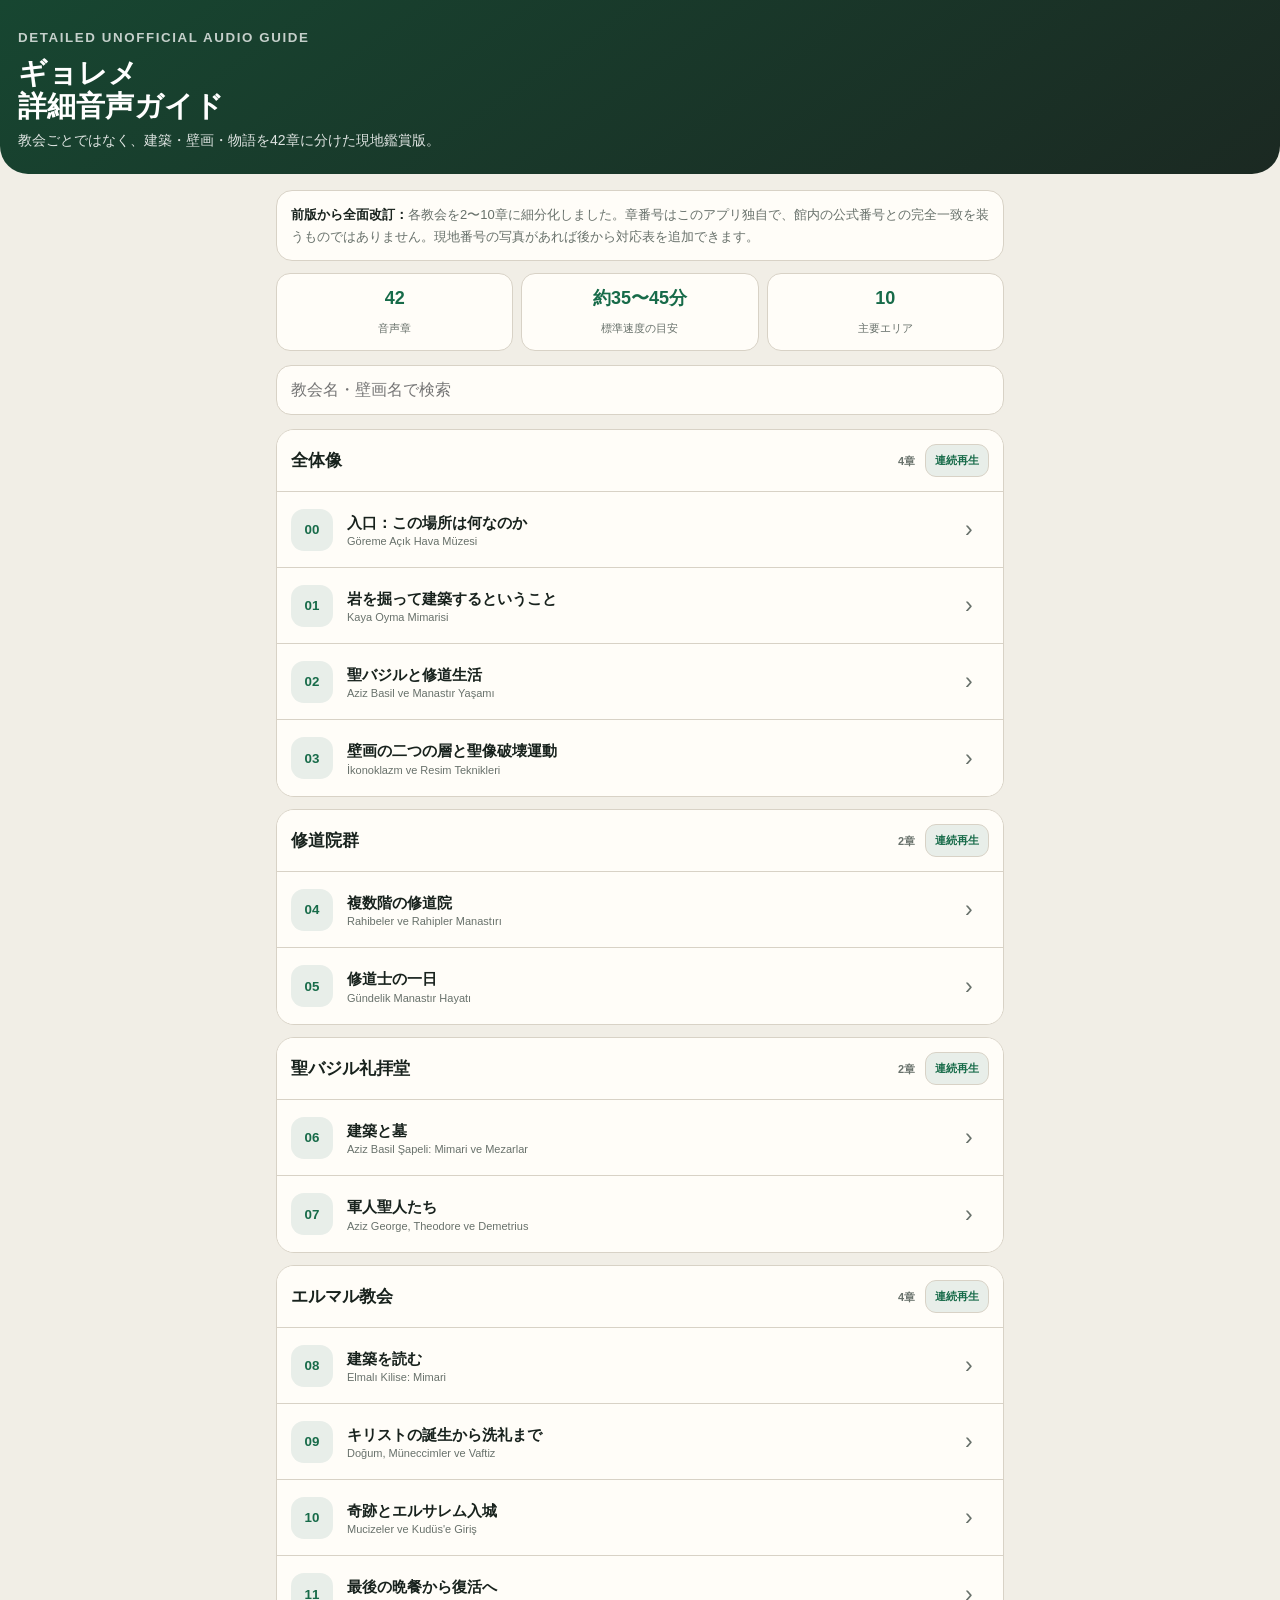
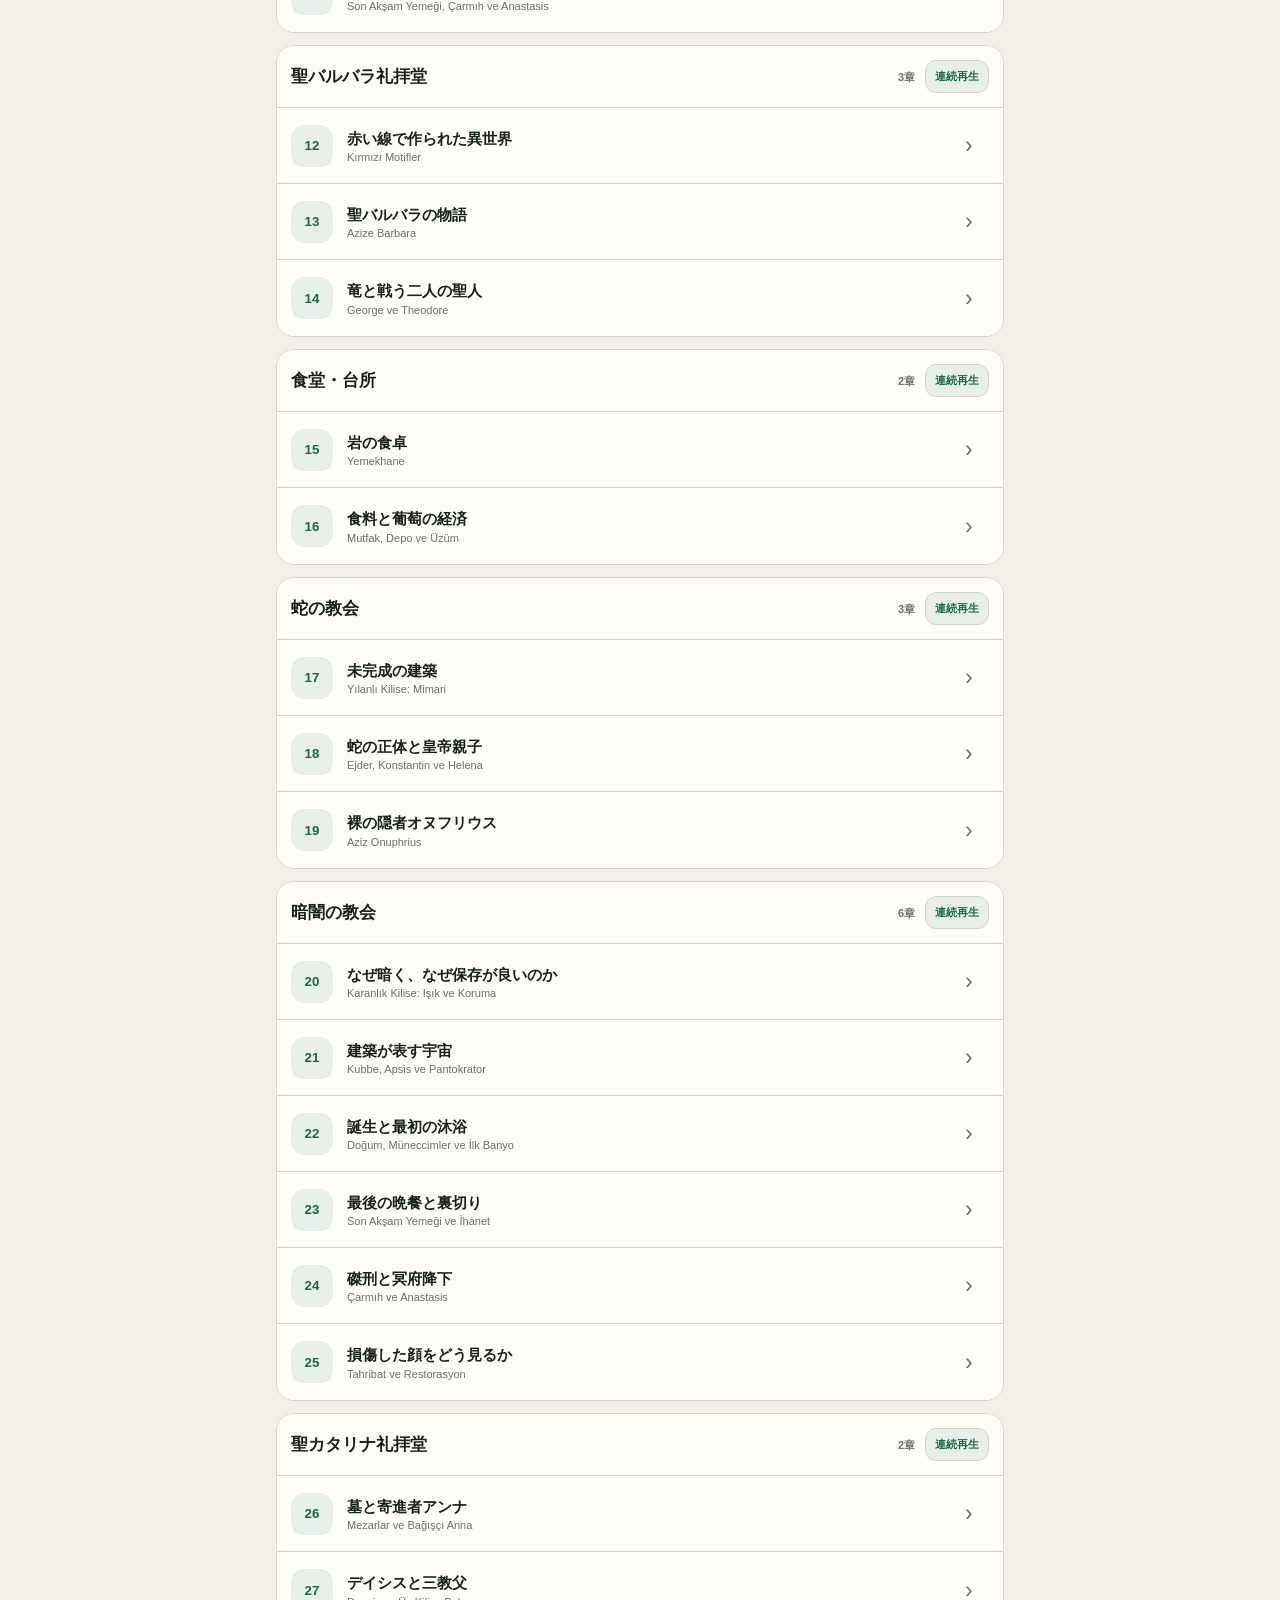
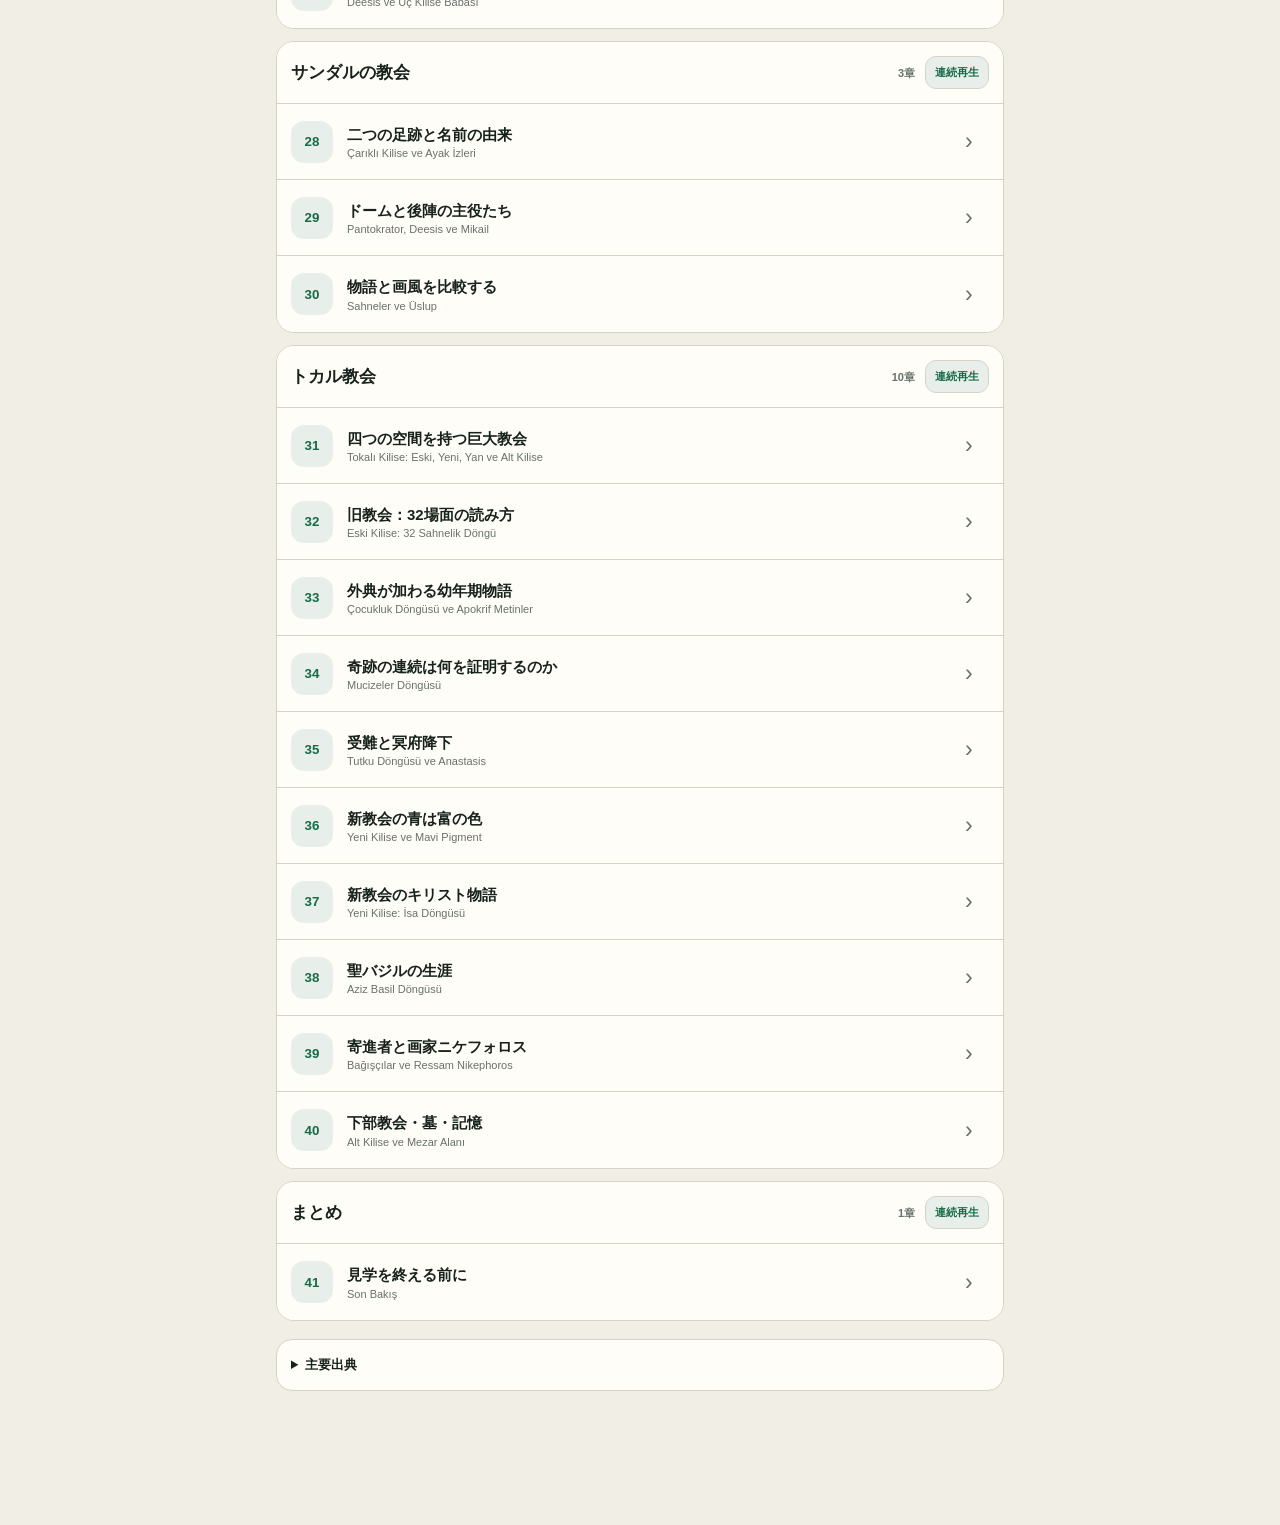
<file: goreme-v2/index.html>
<!doctype html><html lang="ja"><head><meta charset="utf-8"><meta name="viewport" content="width=device-width,initial-scale=1,viewport-fit=cover"><meta name="theme-color" content="#183c2e"><title>ギョレメ詳細音声ガイド</title><link rel="stylesheet" href="style.css"></head><body><header><small>DETAILED UNOFFICIAL AUDIO GUIDE</small><h1>ギョレメ<br>詳細音声ガイド</h1><p>教会ごとではなく、建築・壁画・物語を42章に分けた現地鑑賞版。</p></header><main><div class="note"><b>前版から全面改訂：</b>各教会を2〜10章に細分化しました。章番号はこのアプリ独自で、館内の公式番号との完全一致を装うものではありません。現地番号の写真があれば後から対応表を追加できます。</div><div class="stats"><div class="stat"><strong>42</strong><span>音声章</span></div><div class="stat"><strong>約35〜45分</strong><span>標準速度の目安</span></div><div class="stat"><strong>10</strong><span>主要エリア</span></div></div><input id="q" placeholder="教会名・壁画名で検索"><div id="list"></div><details class="sources"><summary>主要出典</summary><ul><li>トルコ文化観光省・Türkiye Kültür Portalı（各教会の建築・図像）</li><li>UNESCO World Heritage Centre（Göreme National Park and the Rock Sites of Cappadocia）</li><li>Ann Wharton Epstein, <i>Tokalı Kilise</i></li><li>Lyn Rodley, <i>Cave Monasteries of Byzantine Cappadocia</i></li></ul><p>俗説は断定せず、年代・寄進者・図像の同定には不確実性を明記しています。</p></details></main><dialog id="dlg"><div class="bar"></div><div class="head"><div class="num" id="dn"></div><div><h2 id="dt"></h2><div class="sub" id="ds"></div></div><button class="x" id="close">×</button></div><div class="look"><b>👀 いま見る場所</b><div id="dl"></div></div><button class="play" id="play">▶ この章を再生</button><div class="txt" id="text"></div></dialog><div id="player"><div class="row"><button class="pb" id="prev">‹</button><button class="pb main" id="pause">⏸</button><button class="pb" id="stop">■</button><div class="info"><strong id="pt"></strong><span id="ps"></span></div><button class="pb" id="next">›</button></div><div class="prog"><i id="pg"></i></div><div class="rates"><button class="rate" data-r=".85">0.85</button><button class="rate on" data-r="1">1.0</button><button class="rate" data-r="1.15">1.15</button><button class="rate" data-r="1.3">1.3</button><button class="rate" data-r="1.5">1.5</button></div></div><script src="data1.js"></script><script src="data2.js"></script><script src="data3.js"></script><script src="data4.js"></script><script src="app.js"></script></body></html>
</file>
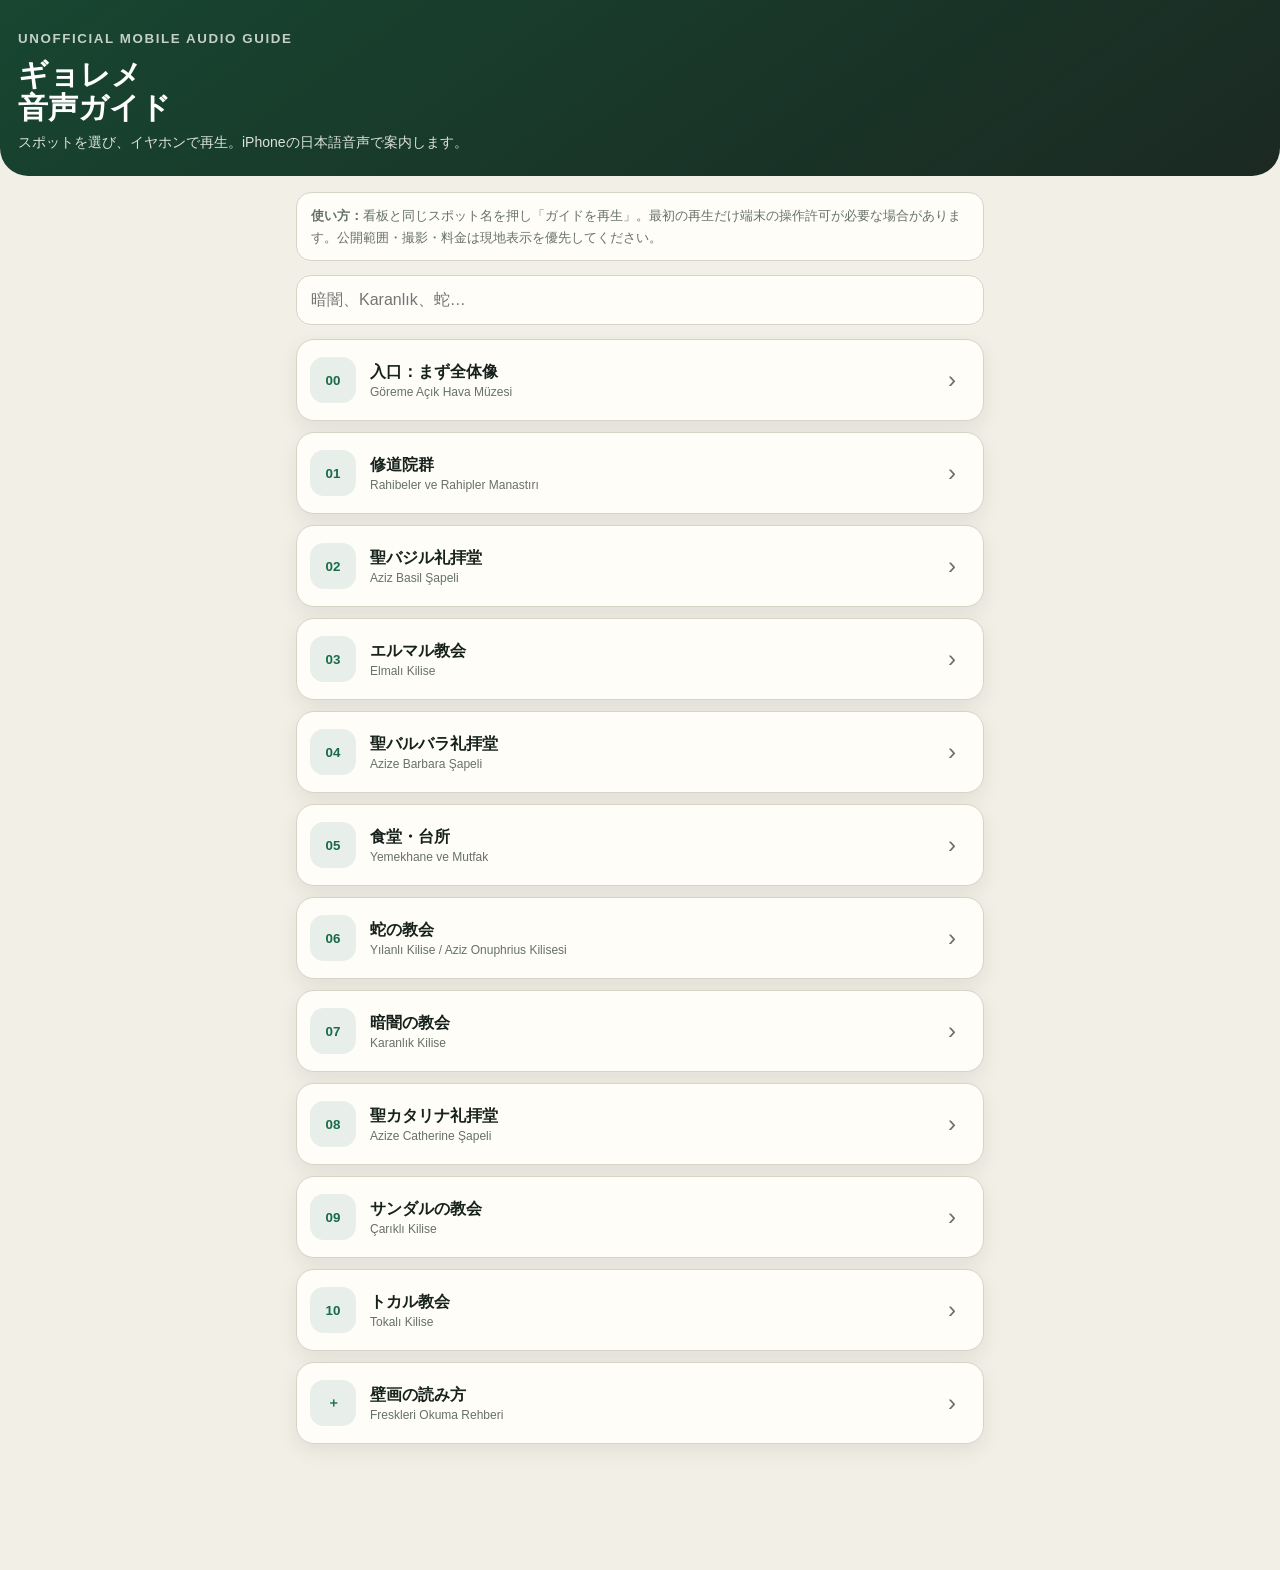
<file: goreme-audio-guide.html>
<!doctype html><html lang=ja><meta charset=utf-8><meta name=viewport content="width=device-width,initial-scale=1,viewport-fit=cover"><meta name=theme-color content=#183c2e><title>ギョレメ音声ガイド</title><style>
*{box-sizing:border-box}:root{--bg:#f2efe7;--c:#fffdf8;--i:#17221c;--m:#667169;--g:#176b49;--l:#d8d3c7}body{margin:0;background:var(--bg);color:var(--i);font-family:-apple-system,BlinkMacSystemFont,"Hiragino Sans","Yu Gothic",sans-serif;line-height:1.65;padding-bottom:110px}header{padding:calc(25px + env(safe-area-inset-top)) 18px 22px;background:linear-gradient(145deg,#174631,#1b2922);color:#fff;border-radius:0 0 28px 28px}header small{letter-spacing:.12em;font-weight:800;opacity:.75}h1{font-size:30px;line-height:1.1;margin:7px 0}header p{font-size:14px;opacity:.85;margin:0}main{max-width:720px;margin:auto;padding:16px}.note{background:var(--c);border:1px solid var(--l);border-radius:15px;padding:12px 14px;font-size:13px;color:var(--m)}#q{width:100%;height:50px;border:1px solid var(--l);border-radius:15px;background:var(--c);font-size:16px;padding:0 14px;margin:14px 0}#list{display:grid;gap:11px}.s{display:grid;grid-template-columns:49px 1fr 22px;gap:11px;align-items:center;width:100%;min-height:82px;padding:13px;border:1px solid var(--l);border-radius:18px;background:var(--c);text-align:left;color:var(--i);box-shadow:0 7px 20px #14231b14}.s:active{transform:scale(.99)}.num{width:46px;height:46px;border-radius:14px;display:grid;place-items:center;background:#e8eee9;color:var(--g);font-weight:900}.st{font-size:16px;font-weight:850;line-height:1.25}.tr{font-size:12px;color:var(--m);margin-top:3px}.ar{font-size:24px;color:var(--m)}dialog{width:min(720px,100%);max-height:91vh;margin:auto 0 0;border:0;border-radius:25px 25px 0 0;background:var(--c);color:var(--i);padding:10px 18px calc(28px + env(safe-area-inset-bottom));overflow:auto}dialog::backdrop{background:#0008}.bar{width:44px;height:5px;background:var(--l);border-radius:9px;margin:0 auto 13px}.head{display:flex;gap:11px;align-items:start}.head h2{font-size:23px;line-height:1.25;margin:1px 0}.sub{font-size:13px;color:var(--m)}.x{margin-left:auto;width:44px;height:44px;border:1px solid var(--l);border-radius:13px;background:#f0eee8;font-size:20px}.look{margin:15px 0;padding:13px;background:#efede6;border-radius:15px}.look ul{font-size:14px;margin:5px 0 0;padding-left:20px}.play{width:100%;height:57px;border:0;border-radius:16px;background:var(--g);color:#fff;font-size:17px;font-weight:900}.txt{font-size:15px;margin-top:15px;border-top:1px solid var(--l);padding-top:14px}#p{display:none;position:fixed;z-index:9;left:10px;right:10px;bottom:calc(8px + env(safe-area-inset-bottom));max-width:700px;margin:auto;background:#101914;color:#fff;border-radius:21px;padding:12px;box-shadow:0 14px 35px #0006}#p.on{display:block}.row{display:flex;align-items:center;gap:8px}.b{width:44px;height:44px;border:0;border-radius:13px;background:#2c3a32;color:#fff;font-size:19px}.b.main{background:#fff;color:#142019}.info{min-width:0;flex:1}.info strong{display:block;white-space:nowrap;overflow:hidden;text-overflow:ellipsis;font-size:14px}.info span{font-size:11px;opacity:.65}.prog{height:4px;background:#34443b;border-radius:99px;margin-top:9px;overflow:hidden}.prog i{display:block;height:100%;width:0;background:#73d9a6}.rates{display:flex;gap:6px;margin-top:8px}.r{height:29px;min-width:44px;border:0;border-radius:9px;background:#2c3a32;color:#fff;font-size:11px;font-weight:800}.r.on{background:#fff;color:#142019}@media(min-width:760px){dialog{margin:auto;border-radius:25px}}</style>
<header><small>UNOFFICIAL MOBILE AUDIO GUIDE</small><h1>ギョレメ<br>音声ガイド</h1><p>スポットを選び、イヤホンで再生。iPhoneの日本語音声で案内します。</p></header><main><div class=note><b>使い方：</b>看板と同じスポット名を押し「ガイドを再生」。最初の再生だけ端末の操作許可が必要な場合があります。公開範囲・撮影・料金は現地表示を優先してください。</div><input id=q placeholder="暗闇、Karanlık、蛇…"><div id=list></div></main>
<dialog id=d><div class=bar></div><div class=head><div class=num id=dn></div><div><h2 id=dt></h2><div class=sub id=ds></div></div><button class=x id=cl>×</button></div><div class=look><b>👀 ここを見る</b><ul id=dl></ul></div><button class=play id=go>▶ ガイドを再生</button><div class=txt id=dx></div></dialog>
<div id=p><div class=row><button class=b id=pr>‹</button><button class="b main" id=pa>⏸</button><button class=b id=st>■</button><div class=info><strong id=pt></strong><span id=ps></span></div><button class=b id=nx>›</button></div><div class=prog><i id=pg></i></div><div class=rates><button class=r data-v=.85>0.85</button><button class="r on" data-v=1>1.0</button><button class=r data-v=1.2>1.2</button><button class=r data-v=1.4>1.4</button></div></div>
<script>const S=[{"n":"00","id":"intro","t":"入口：まず全体像","tr":"Göreme Açık Hava Müzesi","x":"ここは、迫害された初期キリスト教徒が一時的に隠れた洞窟、というより、ビザンツ時代に長く使われた修道院キャンパスです。公式資料では、4世紀から13世紀まで修道生活が営まれたとされますが、今日見られる華やかな壁画の中心は10世紀から12世紀です。谷の中に教会、礼拝堂、食堂、台所、墓、居住空間がまとまっており、信仰・教育・生活が一体化していました。これからは、岩の奇景だけでなく、ここが一つの社会だったと想像しながら歩いてください。","look":["谷全体が、自然の岩山ではなく宗教施設の集合体になっていること","教会だけでなく、食堂・台所・墓・居住空間があること","岩を積んだのではなく、柔らかな凝灰岩を内側へ掘り進めて造ったこと"]},{"n":"01","id":"monastery","t":"修道院群","tr":"Rahibeler ve Rahipler Manastırı","x":"入口付近の大きな岩塊は、伝統的に女子修道院・男子修道院と呼ばれています。重要なのは名称より、教会だけでなく食堂、台所、倉庫、居室が複数階にまとまっている点です。修道生活は、一人で洞窟にこもるだけではありません。共同で祈り、働き、食べ、学ぶ日常がありました。崩落や安全上の理由で入れない階も多いので、今見えている部分だけで全体像を判断しないでください。","look":["岩塊の中に複数階が重なっていること","小さな部屋、通路、台所、食堂が一体化している構造","現在見える範囲より、もともとの施設が大きかったこと"]},{"n":"02","id":"basil","t":"聖バジル礼拝堂","tr":"Aziz Basil Şapeli","x":"この礼拝堂は11世紀のものです。名前の聖バジルは、4世紀にカイセリを拠点とし、共同生活型の修道思想に大きな影響を与えた人物ですが、この建物を本人が造ったわけではありません。入口側の床には墓穴があります。壁では、馬上の聖ゲオルギオスや聖テオドロスを探してください。彼らは悪や異教を退ける戦う聖人として、カッパドキアで特に人気がありました。","look":["入口側の床にある墓穴","馬に乗る聖ゲオルギオスと聖テオドロス","礼拝堂は11世紀で、4世紀の聖バジル本人が造ったわけではないこと"]},{"n":"03","id":"elmali","t":"エルマル教会","tr":"Elmalı Kilise","x":"エルマル教会は11世紀半ばから12世紀初頭の建物で、四本の柱、九つのドーム状区画、三つの後陣を持ちます。岩を掘っただけなのに、石造教会のような複雑な建築を再現している点が見どころです。壁には、赤い十字や幾何学模様の古い装飾と、その後に描かれた人物画が共存します。誕生、洗礼、最後の晩餐、磔刑、復活へと、キリストの生涯を追う映像教材のように見てください。","look":["四本の柱と九つのドーム状区画","赤い線の古い装飾と、その上の人物画","キリストの生涯が場面ごとに連続していること"]},{"n":"04","id":"barbara","t":"聖バルバラ礼拝堂","tr":"Azize Barbara Şapeli","x":"聖バルバラ礼拝堂は11世紀後半のものです。ここでは華麗な人物画より、岩肌に直接描かれた赤い幾何学模様、動物、軍事的な記号に注目してください。一部は、岩窟なのに石を積んだ建物のように見せる装飾です。つまり、洞窟をそのまま受け入れるのではなく、理想の教会建築へ視覚的に変換しています。北側では、聖ゲオルギオスと聖テオドロスが竜と戦う場面を探してください。","look":["岩肌へ直接描かれた赤い幾何学模様","石積みを模倣したような模様","聖ゲオルギオスと聖テオドロスの竜退治"]},{"n":"05","id":"refectory","t":"食堂・台所","tr":"Yemekhane ve Mutfak","x":"ここでは壁画より、岩から直接彫り出された長い食卓とベンチを見てください。修道士たちは、祈るだけでなく、共同で働き、食べ、生活しました。食事は娯楽的な宴会ではなく、共同体の規律を確認する時間でもあります。教会の壮麗さと比べて設備が簡素なのは、禁欲を重視した生活をよく表しています。谷全体が宗教施設であると同時に、一つの生活インフラだったことが分かります。","look":["岩から削り残された長い食卓とベンチ","教会以外にも、共同体の生活機能が揃っていたこと","豪華な宴会場ではなく、規律ある共同食の場所だったこと"]},{"n":"06","id":"yilanli","t":"蛇の教会","tr":"Yılanlı Kilise / Aziz Onuphrius Kilisesi","x":"蛇の教会は11世紀。名前の蛇は、聖ゲオルギオスと聖テオドロスが退治する竜が、細長い蛇のように見えることに由来します。もう一人の主役は、裸身を長い髪で覆う聖オヌフリウス。砂漠で禁欲生活を送った隠者として表現されています。建築を見ると、後陣が左の長い壁に掘られ、空間は未完成のままです。完成品だけでなく、岩窟教会がどう造られていたかを感じられる場所です。","look":["聖ゲオルギオスと聖テオドロスが戦う“蛇のような竜”","長い髪で身体を覆う聖オヌフリウス","左側の壁に後陣があり、建築が未完成であること"]},{"n":"07","id":"dark","t":"暗闇の教会","tr":"Karanlık Kilise","x":"ここは最大の見どころ、暗闇の教会です。11世紀末から12世紀初頭のもので、小さな窓からしか光が入らなかったため、壁画の色が例外的に鮮やかに残りました。暗さが保存装置になったわけです。中では一枚に集中せず、誕生から洗礼、最後の晩餐、裏切り、磔刑、冥府降下、空の墓、昇天まで、キリストの物語が空間全体を包む構成を見てください。撮影は必ず現地表示に従ってください。","look":["小窓しかなく暗いため、色が鮮やかに残ったこと","中央ドーム、四本の柱、三つの後陣という本格的な構成","最後の晩餐、裏切り、磔刑、冥府降下、昇天の連続"]},{"n":"08","id":"catherine","t":"聖カタリナ礼拝堂","tr":"Azize Catherine Şapeli","x":"この11世紀の礼拝堂は、暗闇の教会とサンダルの教会の間にあります。前室の床には墓があり、壁画はアンナという人物の寄進で制作されたと伝わります。ここから、修道院の美術が匿名の信仰だけでなく、具体的な寄進者の資金と願いによって支えられていたことが分かります。聖カタリナ、聖ゲオルギオス、聖テオドロス、三人の教父を探してください。","look":["前室の床にある墓","壁画を寄進した人物として記録されるアンナ","聖ゲオルギオス、聖テオドロス、聖カタリナ"]},{"n":"09","id":"carikli","t":"サンダルの教会","tr":"Çarıklı Kilise","x":"サンダルの教会は12世紀末から13世紀初頭。名前は、キリスト昇天図の下にある二つの足跡状の窪みから来たと考えられています。聖なる足跡という伝説的な連想はできますが、実際のキリストの足跡ではありません。中央ドームの全能者キリスト、聖母子、天使ミカエル、昇天の場面を探してください。人物が大きく細長く描かれる点も特徴です。","look":["昇天図の下にある二つの足跡状の窪み","中央ドームの全能者キリスト","エルマル教会・暗闇の教会と似た図像と、より大きく細長い人物"]},{"n":"10","id":"tokali","t":"トカル教会","tr":"Tokalı Kilise","x":"トカル教会は主区域の外側にあり、見落としやすいので注意してください。10世紀末から11世紀初頭の、地域最古級かつ最大級の岩窟教会です。最大の特徴は濃い青。壁画は帯状に区切られ、キリストの誕生から奇跡、最後の晩餐、磔刑、復活、昇天までが右から左へ展開します。巨大な宗教コミック、あるいは映画の絵コンテを見る感覚で追うと分かりやすいです。","look":["濃い青を基調とした大画面の壁画","旧教会・新教会など四つの空間が連結する構成","キリストの生涯が右から左へ、帯状に展開すること"]},{"n":"＋","id":"fresco","t":"壁画の読み方","tr":"Freskleri Okuma Rehberi","x":"壁画を見るコツは三つです。第一に、赤い線だけの直接描画と、下地を施した人物画を分けて見ること。第二に、上には天上のキリストや天使、下には地上の物語が置かれるという空間の序列を見ること。第三に、誕生から受難、復活、昇天までを連続物語として追うことです。顔の傷は、すべて特定の宗教勢力の破壊と決めつけず、自然劣化や後世の損傷も含めて慎重に見ましょう。","look":["赤い線画と、下地の上に描かれた人物画の違い","ドーム・後陣・壁の高さによる図像の序列","顔の損傷を一つの原因だけで説明しないこと"]}],sy=speechSynthesis;let sel,cur,ch=[],i=0,v=1,on=0;const $=x=>document.getElementById(x),L=$('list'),D=$('d');function e(s){return s.replace(/[&<>"]/g,c=>({'&':'&amp;','<':'&lt;','>':'&gt;','"':'&quot;'}[c]))}function draw(z=''){z=z.toLowerCase();L.innerHTML='';S.filter(s=>(s.t+s.tr+s.x).toLowerCase().includes(z)).forEach(s=>{let b=document.createElement('button');b.className='s';b.innerHTML=`<div class=num>${s.n}</div><div><div class=st>${e(s.t)}</div><div class=tr>${e(s.tr)}</div></div><div class=ar>›</div>`;b.onclick=()=>open(s);L.appendChild(b)})}function open(s){sel=s;$('dn').textContent=s.n;$('dt').textContent=s.t;$('ds').textContent=s.tr;$('dl').innerHTML=s.look.map(x=>`<li>${e(x)}</li>`).join('');$('dx').textContent=s.x;D.showModal()}function parts(t){return t.split(/(?<=[。！？])/).map(x=>x.trim()).filter(Boolean)}function voice(){let a=sy.getVoices();return a.find(x=>x.lang==='ja-JP')||a.find(x=>x.lang.startsWith('ja'))}function start(s=sel){if(!s)return;sy.cancel();cur=s;ch=parts(s.x);i=0;on=1;$('p').classList.add('on');$('pt').textContent=s.t;$('pa').textContent='⏸';D.close();speak()}function speak(){if(!on||i>=ch.length){on=0;$('ps').textContent='再生完了';$('pa').textContent='↻';$('pg').style.width='100%';return}let u=new SpeechSynthesisUtterance(ch[i]);u.lang='ja-JP';u.rate=v;let w=voice();if(w)u.voice=w;u.onend=()=>{if(on){i++;up();setTimeout(speak,70)}};u.onerror=a=>{if(!['canceled','interrupted'].includes(a.error))$('ps').textContent='再生エラー'};sy.speak(u);up()}function up(){$('ps').textContent=`${Math.min(i+1,ch.length)} / ${ch.length}`;$('pg').style.width=i/Math.max(1,ch.length)*100+'%'}function move(n){let k=Math.max(0,S.findIndex(x=>cur&&x.id===cur.id));start(S[(k+n+S.length)%S.length])}$('q').oninput=a=>draw(a.target.value);$('cl').onclick=()=>D.close();$('go').onclick=()=>start();$('pa').onclick=()=>{if(!cur)return;if(!on){start(cur);return}if(sy.paused){sy.resume();$('pa').textContent='⏸'}else{sy.pause();$('pa').textContent='▶'}};$('st').onclick=()=>{sy.cancel();on=0;$('ps').textContent='停止';$('pa').textContent='↻'};$('pr').onclick=()=>move(-1);$('nx').onclick=()=>move(1);document.querySelectorAll('.r').forEach(b=>b.onclick=()=>{v=+b.dataset.v;document.querySelectorAll('.r').forEach(x=>x.classList.toggle('on',x===b));if(on){sy.cancel();setTimeout(speak,70)}});draw();</script>
</file>
<file: goreme-v2/style.css>
*{box-sizing:border-box}:root{--bg:#f1eee6;--card:#fffdf8;--ink:#18221d;--muted:#68716b;--green:#176b49;--line:#d8d2c6;--soft:#e8eee9}body{margin:0;background:var(--bg);color:var(--ink);font-family:-apple-system,BlinkMacSystemFont,"Hiragino Sans","Yu Gothic",sans-serif;line-height:1.65;padding-bottom:118px}header{padding:calc(24px + env(safe-area-inset-top)) 18px 22px;background:linear-gradient(145deg,#174631,#1b2922);color:#fff;border-radius:0 0 28px 28px}header small{letter-spacing:.12em;font-weight:800;opacity:.75}h1{font-size:29px;line-height:1.12;margin:7px 0}header p{font-size:14px;opacity:.86;margin:0}main{max-width:760px;margin:auto;padding:16px}.note{background:var(--card);border:1px solid var(--line);border-radius:16px;padding:13px 14px;font-size:13px;color:var(--muted)}.note b{color:var(--ink)}.stats{display:flex;gap:8px;margin:12px 0}.stat{flex:1;background:var(--card);border:1px solid var(--line);border-radius:14px;padding:10px;text-align:center}.stat strong{display:block;font-size:18px;color:var(--green)}.stat span{font-size:11px;color:var(--muted)}#q{width:100%;height:50px;border:1px solid var(--line);border-radius:15px;background:var(--card);font-size:16px;padding:0 14px;margin:2px 0 14px}.group{background:var(--card);border:1px solid var(--line);border-radius:18px;margin:0 0 12px;overflow:hidden}.gh{display:flex;align-items:center;gap:10px;width:100%;border:0;background:var(--card);color:var(--ink);text-align:left;padding:14px;font-weight:900;font-size:17px}.gh span{flex:1}.count{flex:none!important;font-size:11px!important;color:var(--muted);font-weight:700!important}.seq{border:1px solid var(--line);background:var(--soft);color:var(--green);border-radius:11px;padding:8px 9px;font-size:11px;font-weight:900}.chapters{border-top:1px solid var(--line)}.chapter{display:grid;grid-template-columns:46px 1fr 24px;gap:10px;align-items:center;width:100%;border:0;border-bottom:1px solid var(--line);background:var(--card);color:var(--ink);text-align:left;padding:12px 14px;min-height:76px}.chapter:last-child{border-bottom:0}.num{width:42px;height:42px;border-radius:13px;display:grid;place-items:center;background:var(--soft);color:var(--green);font-weight:900}.ct{font-size:15px;font-weight:850;line-height:1.3}.tr{font-size:11px;color:var(--muted);margin-top:3px}.arrow{font-size:23px;color:var(--muted)}dialog{width:min(760px,100%);max-height:91vh;margin:auto 0 0;border:0;border-radius:25px 25px 0 0;background:var(--card);color:var(--ink);padding:10px 18px calc(28px + env(safe-area-inset-bottom));overflow:auto}dialog::backdrop{background:#0009}.bar{width:44px;height:5px;background:var(--line);border-radius:9px;margin:0 auto 13px}.head{display:flex;gap:10px;align-items:start}.head h2{font-size:22px;line-height:1.25;margin:1px 0}.sub{font-size:12px;color:var(--muted)}.x{margin-left:auto;width:44px;height:44px;border:1px solid var(--line);border-radius:13px;background:#f0eee8;font-size:20px}.look{margin:15px 0;padding:13px;background:#efede6;border-radius:15px;font-size:14px}.play{width:100%;height:57px;border:0;border-radius:16px;background:var(--green);color:#fff;font-size:17px;font-weight:900}.txt{font-size:15px;margin-top:15px;border-top:1px solid var(--line);padding-top:14px}#player{display:none;position:fixed;z-index:9;left:10px;right:10px;bottom:calc(8px + env(safe-area-inset-bottom));max-width:740px;margin:auto;background:#101914;color:#fff;border-radius:21px;padding:12px;box-shadow:0 14px 35px #0006}#player.on{display:block}.row{display:flex;align-items:center;gap:8px}.pb{width:44px;height:44px;border:0;border-radius:13px;background:#2c3a32;color:#fff;font-size:19px}.pb.main{background:#fff;color:#142019}.info{min-width:0;flex:1}.info strong{display:block;white-space:nowrap;overflow:hidden;text-overflow:ellipsis;font-size:14px}.info span{font-size:11px;opacity:.68}.prog{height:4px;background:#34443b;border-radius:99px;margin-top:9px;overflow:hidden}.prog i{display:block;height:100%;width:0;background:#73d9a6}.rates{display:flex;gap:6px;margin-top:8px;overflow:auto}.rate{height:29px;min-width:44px;border:0;border-radius:9px;background:#2c3a32;color:#fff;font-size:11px;font-weight:800}.rate.on{background:#fff;color:#142019}.sources{margin-top:18px;background:var(--card);border:1px solid var(--line);border-radius:16px;padding:0 14px;font-size:13px}.sources summary{padding:14px 0;font-weight:850}.sources li{margin:7px 0}@media(min-width:760px){dialog{margin:auto;border-radius:25px}}
</file>
